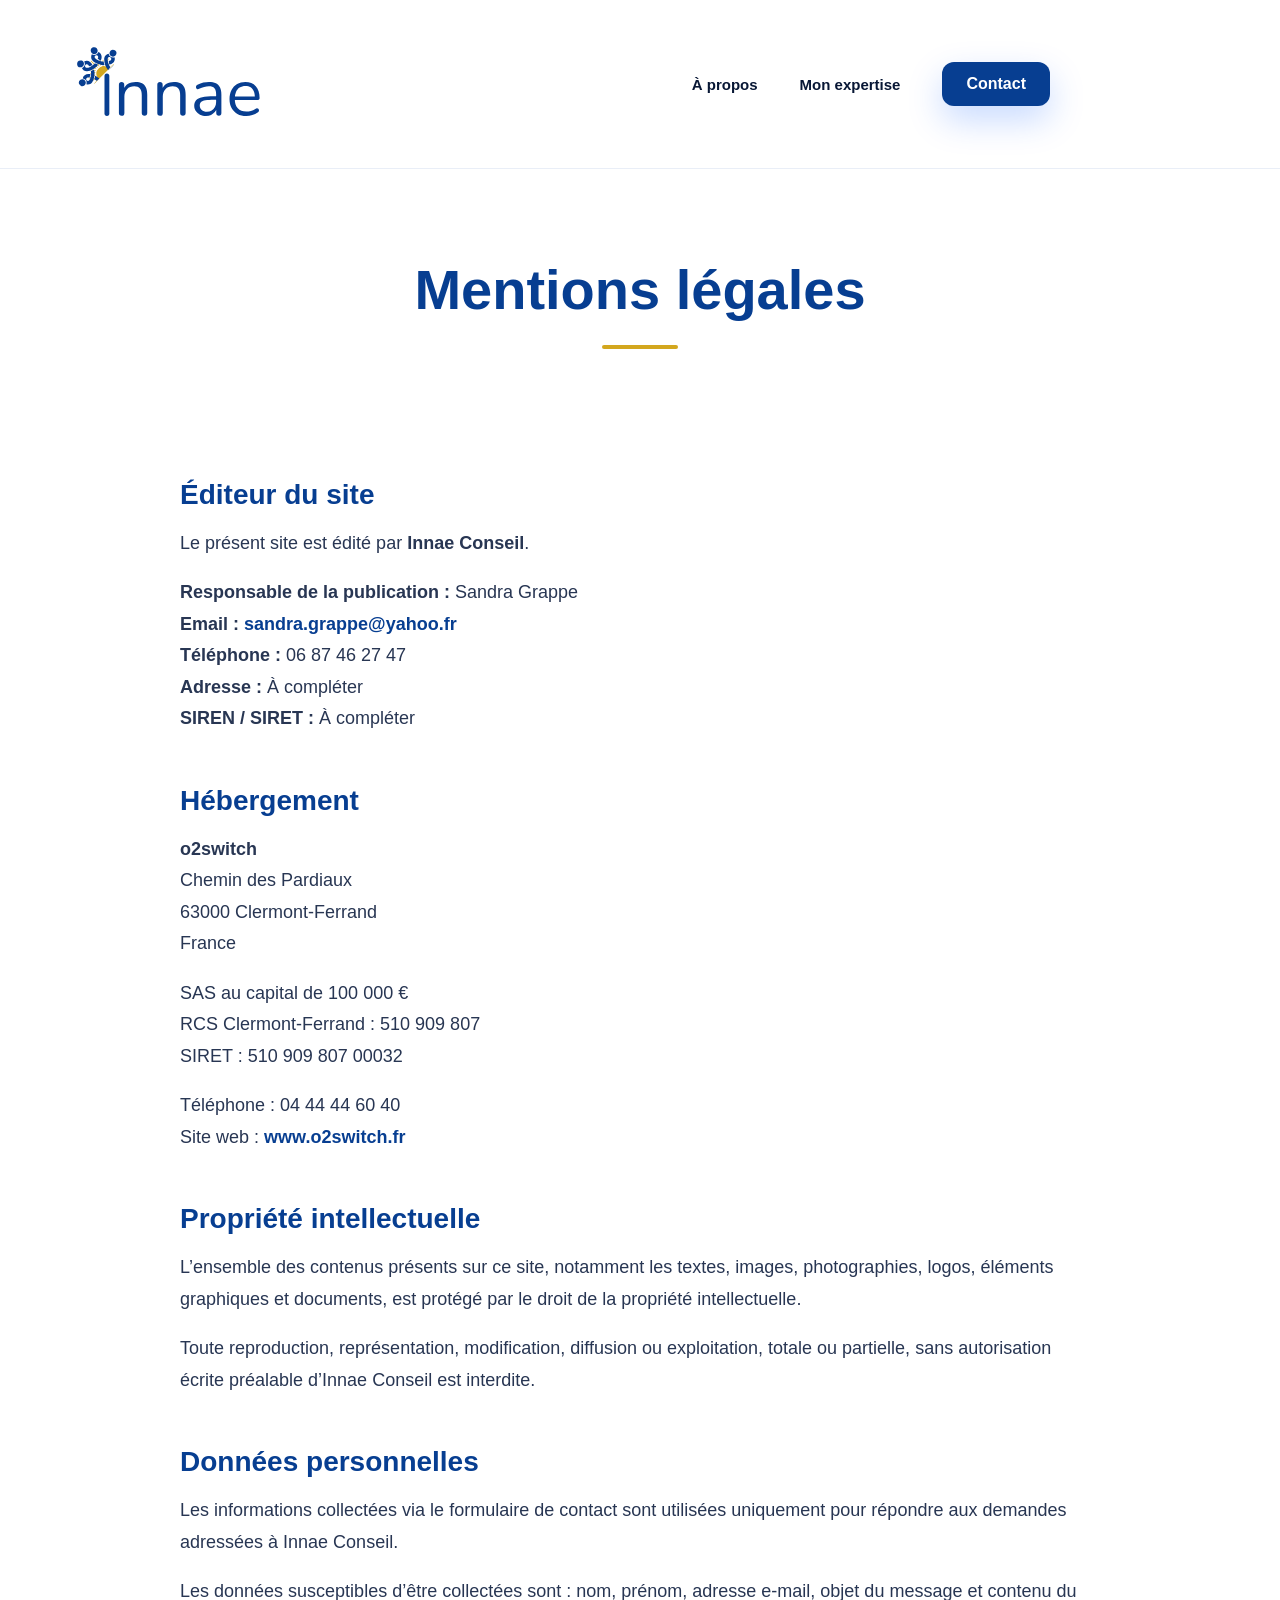
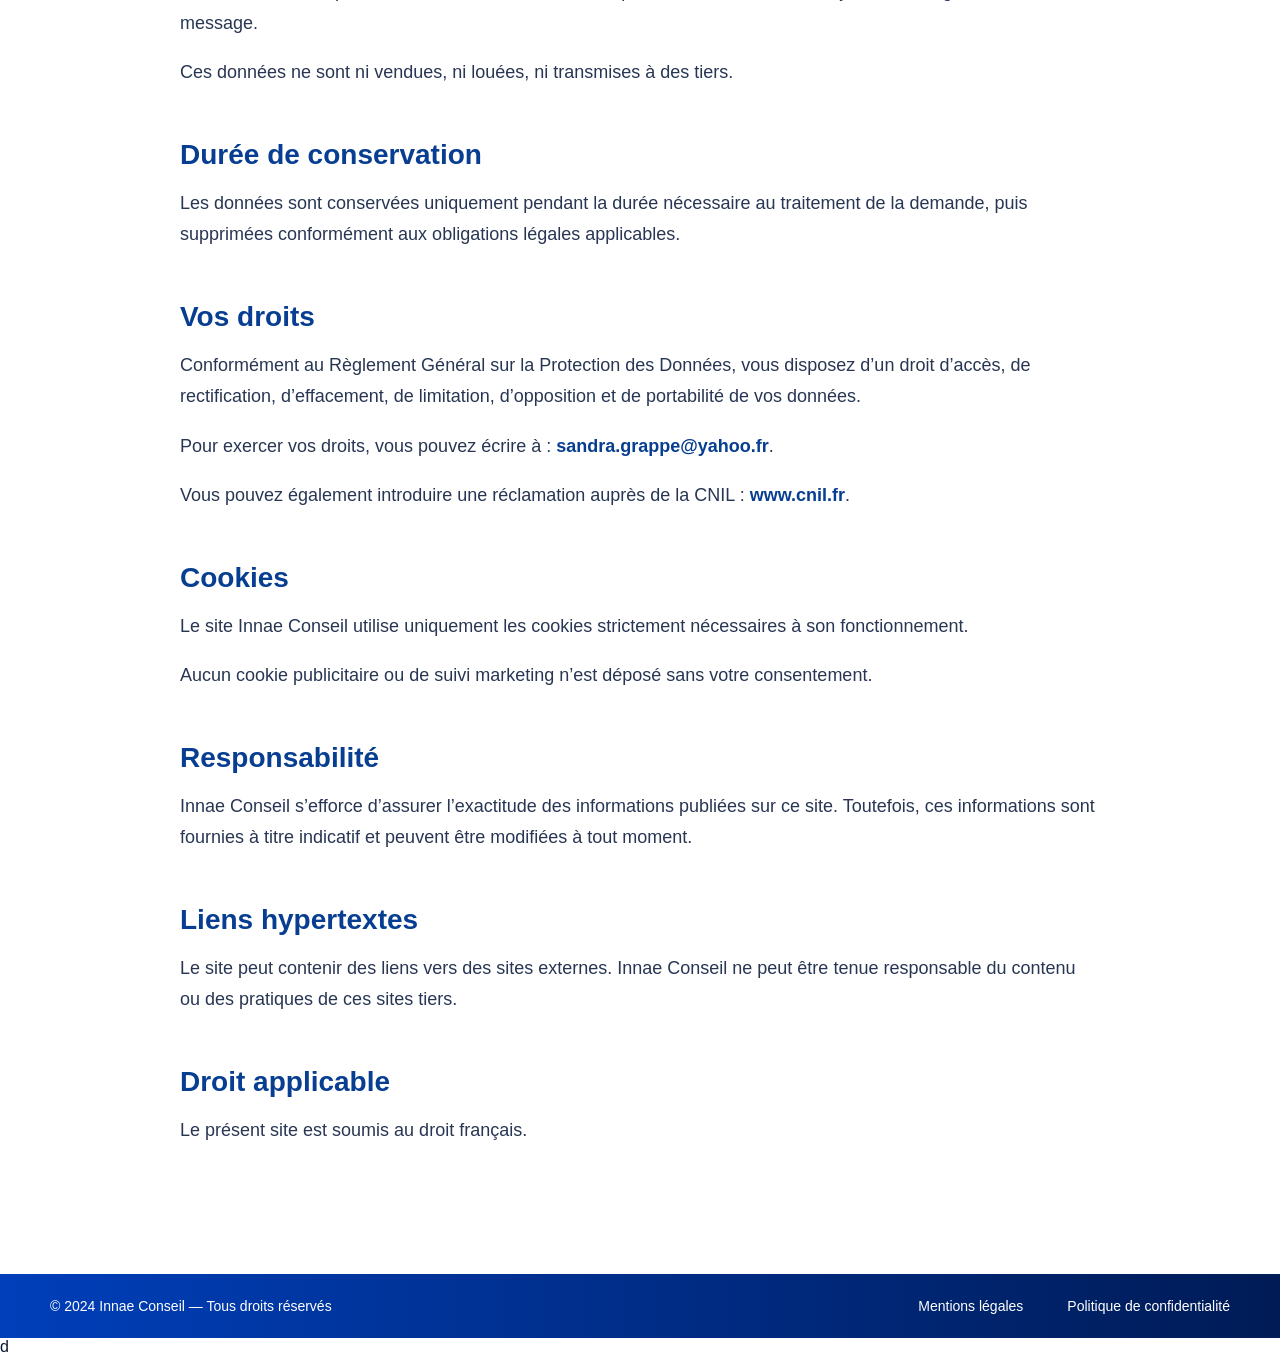
<file: mentions-legales.html>
<!doctype html>
<html lang="fr">
<head>
  <meta charset="utf-8" />
  <meta name="viewport" content="width=device-width, initial-scale=1" />
  <title>Mentions légales — Innae Conseil</title>
  <link rel="stylesheet" href="styles.css" />
</head>

<body>

<header class="site-header">
  <div class="nav-container">
    <a class="brand" href="index.html" aria-label="Accueil">
      <img class="logo" src="images/logo_Innae_bleu_text.svg" alt="Logo Innae Conseil">
    </a>

    <nav class="nav" aria-label="Navigation principale">
      <a class="nav-link" href="index.html#a-propos">À propos</a>
      <a class="nav-link" href="index.html#expertise">Mon expertise</a>
      <a class="nav-cta" href="index.html#contact">Contact</a>
    </nav>
  </div>
</header>

<main class="legal-page">

  <section class="legal-hero">
    <div class="container">
      <h1>Mentions légales</h1>
      <div class="title-line"></div>
    </div>
  </section>

  <section class="legal-content">
    <div class="container legal-container">

      <h2>Éditeur du site</h2>
      <p>
        Le présent site est édité par <strong>Innae Conseil</strong>.
      </p>

      <p>
        <strong>Responsable de la publication :</strong> Sandra Grappe<br>
        <strong>Email :</strong> <a href="mailto:sandra.grappe@yahoo.fr">sandra.grappe@yahoo.fr</a><br>
        <strong>Téléphone :</strong> 06 87 46 27 47<br>
        <strong>Adresse :</strong> À compléter<br>
        <strong>SIREN / SIRET :</strong> À compléter
      </p>

      <h2>Hébergement</h2>

      <p>
      <strong>o2switch</strong><br>
      Chemin des Pardiaux<br>
      63000 Clermont-Ferrand<br>
      France
      </p>

<p>
    SAS au capital de 100 000 €<br>
    RCS Clermont-Ferrand : 510 909 807<br>
    SIRET : 510 909 807 00032
</p>

<p>
    Téléphone : 04 44 44 60 40<br>
    Site web :
    <a href="https://www.o2switch.fr" target="_blank" rel="noopener noreferrer">
        www.o2switch.fr
    </a>
</p>

      <h2>Propriété intellectuelle</h2>
      <p>
        L’ensemble des contenus présents sur ce site, notamment les textes, images,
        photographies, logos, éléments graphiques et documents, est protégé par le droit
        de la propriété intellectuelle.
      </p>

      <p>
        Toute reproduction, représentation, modification, diffusion ou exploitation,
        totale ou partielle, sans autorisation écrite préalable d’Innae Conseil est interdite.
      </p>

      <h2>Données personnelles</h2>
      <p>
        Les informations collectées via le formulaire de contact sont utilisées uniquement
        pour répondre aux demandes adressées à Innae Conseil.
      </p>

      <p>
        Les données susceptibles d’être collectées sont : nom, prénom, adresse e-mail,
        objet du message et contenu du message.
      </p>

      <p>
        Ces données ne sont ni vendues, ni louées, ni transmises à des tiers.
      </p>

      <h2>Durée de conservation</h2>
      <p>
        Les données sont conservées uniquement pendant la durée nécessaire au traitement
        de la demande, puis supprimées conformément aux obligations légales applicables.
      </p>

      <h2>Vos droits</h2>
      <p>
        Conformément au Règlement Général sur la Protection des Données, vous disposez
        d’un droit d’accès, de rectification, d’effacement, de limitation, d’opposition
        et de portabilité de vos données.
      </p>

      <p>
        Pour exercer vos droits, vous pouvez écrire à :
        <a href="mailto:sandra.grappe@yahoo.fr">sandra.grappe@yahoo.fr</a>.
      </p>

      <p>
        Vous pouvez également introduire une réclamation auprès de la CNIL :
        <a href="https://www.cnil.fr" target="_blank" rel="noopener noreferrer">www.cnil.fr</a>.
      </p>

      <h2>Cookies</h2>
      <p>
        Le site Innae Conseil utilise uniquement les cookies strictement nécessaires
        à son fonctionnement.
      </p>

      <p>
        Aucun cookie publicitaire ou de suivi marketing n’est déposé sans votre consentement.
      </p>

      <h2>Responsabilité</h2>
      <p>
        Innae Conseil s’efforce d’assurer l’exactitude des informations publiées sur ce site.
        Toutefois, ces informations sont fournies à titre indicatif et peuvent être modifiées
        à tout moment.
      </p>

      <h2>Liens hypertextes</h2>
      <p>
        Le site peut contenir des liens vers des sites externes. Innae Conseil ne peut être
        tenue responsable du contenu ou des pratiques de ces sites tiers.
      </p>

      <h2>Droit applicable</h2>
      <p>
        Le présent site est soumis au droit français.
      </p>

    </div>
  </section>

</main>

<footer class="footer">
  <div class="container footer-grid">
    <p>© 2024 Innae Conseil — Tous droits réservés</p>

    <nav class="footer-nav" aria-label="Liens footer">
      <a href="mentions-legales.html">Mentions légales</a>
      <a href="politique-confidentialite.html">Politique de confidentialité</a>
    </nav>
  </div>
</footer>

</body>
</html>d
</file>
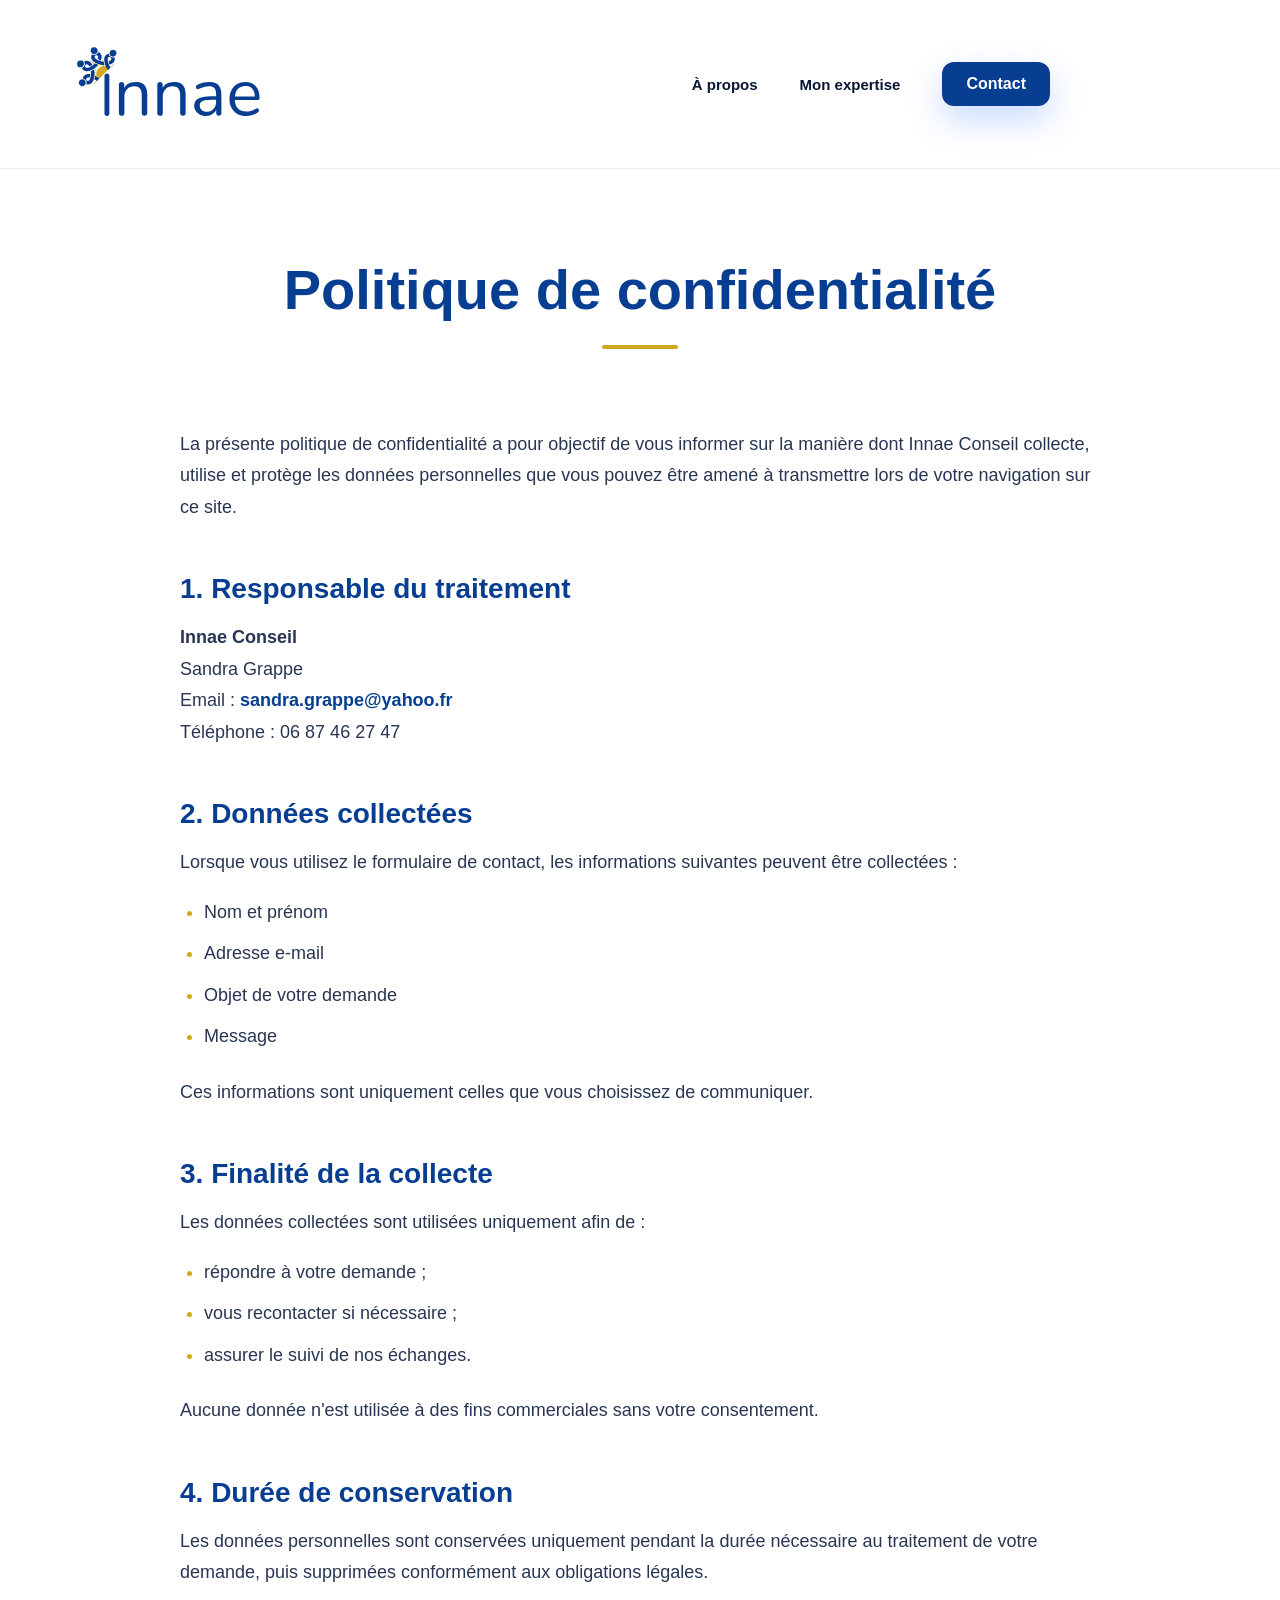
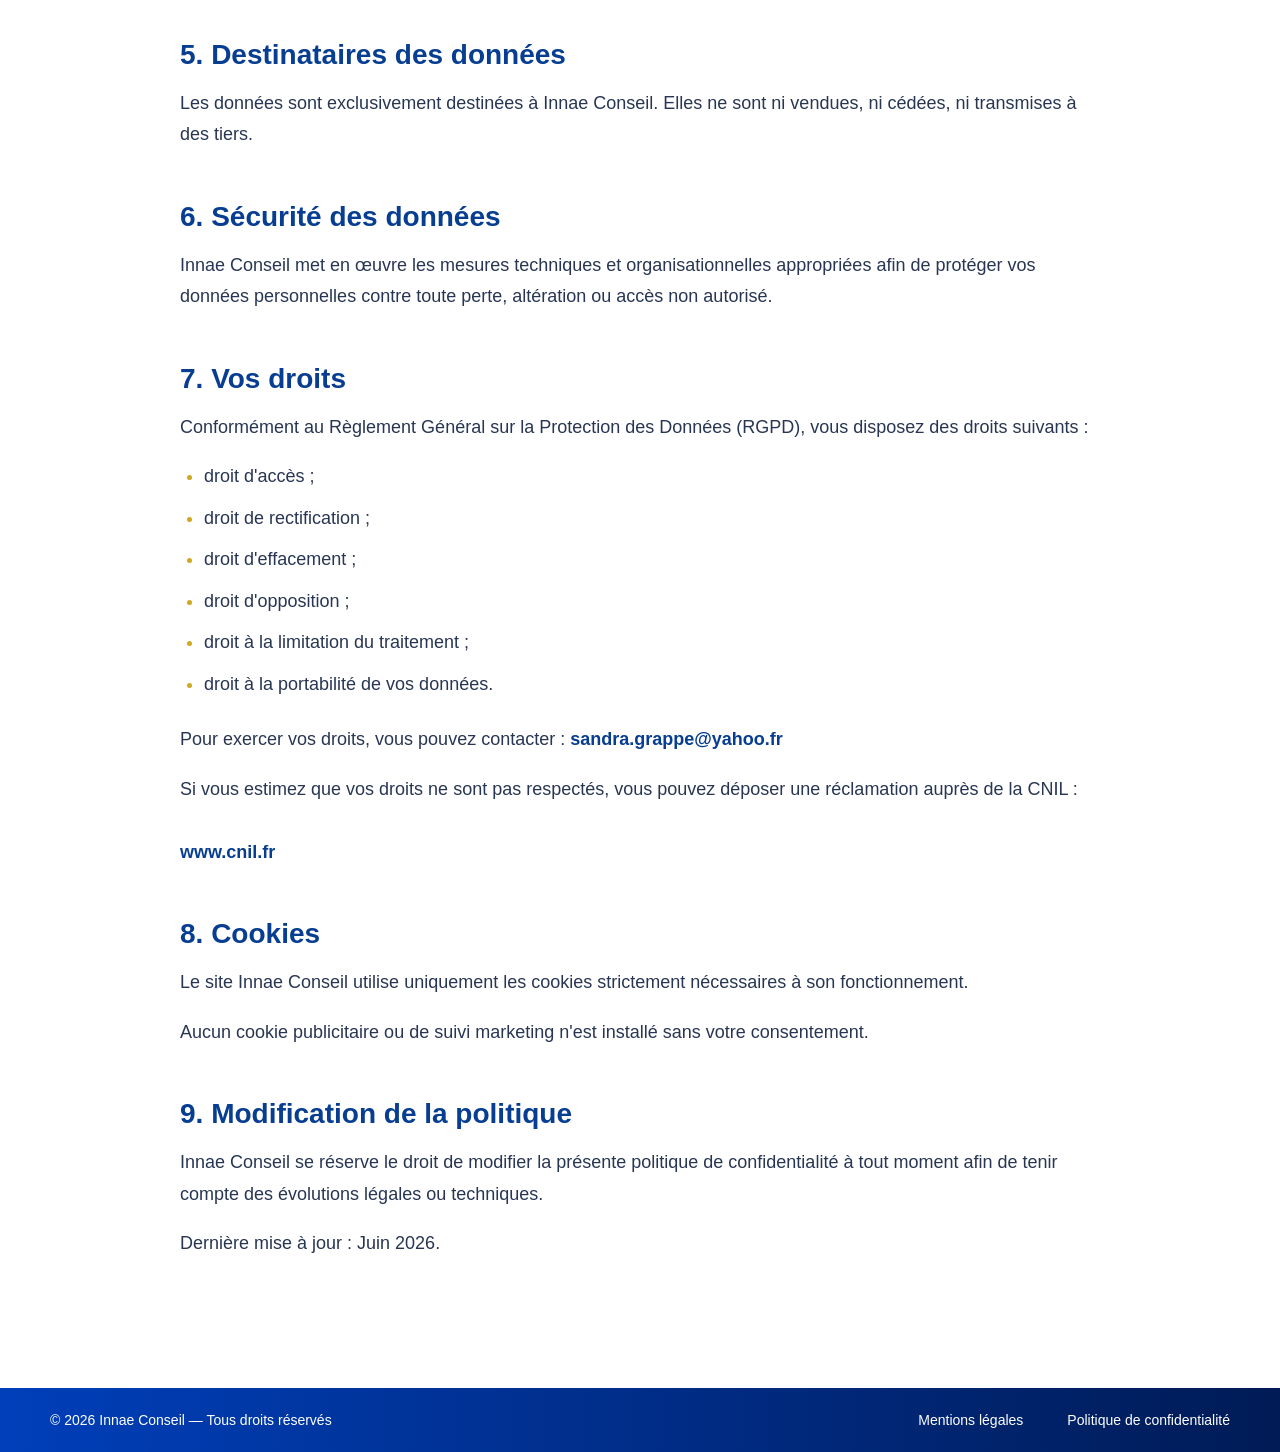
<file: politique-confidentialite.html>
<!doctype html>
<html lang="fr">

<head>
    <meta charset="utf-8">
    <meta name="viewport" content="width=device-width, initial-scale=1">
    <title>Politique de confidentialité | Innae Conseil</title>

    <link rel="stylesheet" href="styles.css">
</head>

<body>

    <!-- HEADER -->
    <header class="site-header">

        <div class="nav-container">

            <a class="brand" href="index.html">
                <img class="logo" src="images/logo_Innae_bleu_text.svg" alt="Logo Innae Conseil">
            </a>

            <nav class="nav">

                <a class="nav-link" href="index.html#a-propos">À propos</a>
                <a class="nav-link" href="index.html#expertise">Mon expertise</a>
                <a class="nav-cta" href="index.html#contact">Contact</a>

            </nav>

        </div>

    </header>


    <main class="legal-page">

        <section class="legal-hero">

            <div class="container">

                <h1>Politique de confidentialité</h1>

                <div class="title-line"></div>

            </div>

        </section>


        <section class="legal-content">

            <div class="container legal-container">

                <p>
                    La présente politique de confidentialité a pour objectif de vous informer sur la manière
                    dont Innae Conseil collecte, utilise et protège les données personnelles que vous pouvez
                    être amené à transmettre lors de votre navigation sur ce site.
                </p>

                <h2>1. Responsable du traitement</h2>

                <p>

                    <strong>Innae Conseil</strong><br>

                    Sandra Grappe<br>

                    Email :
                    <a href="mailto:sandra.grappe@yahoo.fr">
                        sandra.grappe@yahoo.fr
                    </a><br>

                    Téléphone : 06 87 46 27 47

                </p>

                <h2>2. Données collectées</h2>

                <p>

                    Lorsque vous utilisez le formulaire de contact, les informations suivantes peuvent être
                    collectées :

                </p>

                <ul>

                    <li>Nom et prénom</li>

                    <li>Adresse e-mail</li>

                    <li>Objet de votre demande</li>

                    <li>Message</li>

                </ul>

                <p>

                    Ces informations sont uniquement celles que vous choisissez de communiquer.

                </p>

                <h2>3. Finalité de la collecte</h2>

                <p>

                    Les données collectées sont utilisées uniquement afin de :

                </p>

                <ul>

                    <li>répondre à votre demande ;</li>

                    <li>vous recontacter si nécessaire ;</li>

                    <li>assurer le suivi de nos échanges.</li>

                </ul>

                <p>

                    Aucune donnée n'est utilisée à des fins commerciales sans votre consentement.

                </p>

                <h2>4. Durée de conservation</h2>

                <p>

                    Les données personnelles sont conservées uniquement pendant la durée nécessaire au traitement
                    de votre demande, puis supprimées conformément aux obligations légales.

                </p>

                <h2>5. Destinataires des données</h2>

                <p>

                    Les données sont exclusivement destinées à Innae Conseil.

                    Elles ne sont ni vendues, ni cédées, ni transmises à des tiers.

                </p>

                <h2>6. Sécurité des données</h2>

                <p>

                    Innae Conseil met en œuvre les mesures techniques et organisationnelles appropriées afin de
                    protéger vos données personnelles contre toute perte, altération ou accès non autorisé.

                </p>

                <h2>7. Vos droits</h2>

                <p>

                    Conformément au Règlement Général sur la Protection des Données (RGPD), vous disposez des droits suivants :

                </p>

                <ul>

                    <li>droit d'accès ;</li>

                    <li>droit de rectification ;</li>

                    <li>droit d'effacement ;</li>

                    <li>droit d'opposition ;</li>

                    <li>droit à la limitation du traitement ;</li>

                    <li>droit à la portabilité de vos données.</li>

                </ul>

                <p>

                    Pour exercer vos droits, vous pouvez contacter :

                    <a href="mailto:sandra.grappe@yahoo.fr">

                        sandra.grappe@yahoo.fr

                    </a>

                </p>

                <p>

                    Si vous estimez que vos droits ne sont pas respectés, vous pouvez déposer une réclamation auprès de la
                    CNIL :

                    <br><br>

                    <a href="https://www.cnil.fr" target="_blank">

                        www.cnil.fr

                    </a>

                </p>

                <h2>8. Cookies</h2>

                <p>

                    Le site Innae Conseil utilise uniquement les cookies strictement nécessaires à son fonctionnement.

                </p>

                <p>

                    Aucun cookie publicitaire ou de suivi marketing n'est installé sans votre consentement.

                </p>

                <h2>9. Modification de la politique</h2>

                <p>

                    Innae Conseil se réserve le droit de modifier la présente politique de confidentialité à tout moment
                    afin de tenir compte des évolutions légales ou techniques.

                </p>

                <p>

                    Dernière mise à jour : Juin 2026.

                </p>

            </div>

        </section>

    </main>


    <!-- FOOTER -->

    <footer class="footer">

        <div class="container footer-grid">

            <p>© 2026 Innae Conseil — Tous droits réservés</p>

            <nav class="footer-nav">

                <a href="mentions-legales.html">
                    Mentions légales
                </a>

                <a href="politique-confidentialite.html">
                    Politique de confidentialité
                </a>

            </nav>

        </div>

    </footer>

</body>

</html>
</file>
<file: styles.css>
:root{
  --blue:#073E91;
  --blue-dark:#073E91;
  --gold:#d3a71e;
  --text:#081735;
  --muted:#5d6678;
  --line:#e9eef7;
  --shadow:0 18px 45px rgba(8,23,53,.08);
  --max:1180px;
}

*{
  box-sizing:border-box;
}

html{
  scroll-behavior:smooth;
}

body{
  margin:0;
  font-family:Arial, Helvetica, sans-serif;
  color:var(--text);
  background:#ffffff;
}

body,
main,
.hero,
.section,
.site-header{
  background:#ffffff;
}

img{
  max-width:100%;
  display:block;
}

.container{
  width:min(var(--max), calc(100% - 64px));
  margin:0 auto;
}

.accent{
  color:var(--blue);
}

/* NAVBAR */
.site-header{
  position:sticky;
  top:0;
  z-index:50;
  border-bottom:1px solid var(--line);
  background:#fff;
}

.nav-container{
  width:min(var(--max), calc(100% - 64px));
  height: 168px; /* un peu plus haut pour respirer */
  margin:0 auto;
  display:flex;
  align-items:center;
  justify-content:space-between;
}

.brand{
  display:flex;
  align-items:center;
  height:100%;
}

.logo{
  width:260px;       /* logo légèrement plus grand */
  height:auto;
  display:block;

  transform:translateY(12px); /* descend légèrement le logo */
}

.nav{
    display:flex;
    align-items:center;
    gap:42px;

    margin-right:180px;   /* décale tout le menu vers la gauche */
}

.nav-link{
  text-decoration:none;
  color:var(--text);
  font-weight:700;
  font-size:15px;
}

.nav-link:hover{
  color:var(--blue);
}

.nav-cta{
  text-decoration:none;
  background:var(--blue);
  color:#fff;
  padding:13px 24px;
  border-radius:12px;
  font-weight:800;
  box-shadow:0 14px 35px rgba(0,87,255,.22);
}

.nav-burger,
.nav-drawer{
  display:none;
}

/* HERO */
.hero{
  background:#fff;
  padding:50px 0 20px;
  padding-bottom: 20px; /* Augmentation de l'espace en bas du hero */
}

.hero-grid{
  display:grid;
  grid-template-columns:46% 54%;
  align-items:center;
  gap:24px;
  min-height:560px;
}

.hero-left{
  display:flex;
  flex-direction:column;
  align-items:flex-start;
  width:100%;
  max-width:620px;
}

.hero-title{
    max-width:530PX;
    margin:0 0 26px;
    font-size:clamp(38px, 3.4vw, 48px);
    line-height:1.08;
    letter-spacing:-1px;
    font-weight:500px;
    color:var(--text);
}


.hero-title .accent{
  color:var(--blue);
  white-space:nowrap;
}

.hero-subtitle{
    max-width:530px;
    font-size:22px;
    line-height:1.45;
    margin:0 0 42px;
}
.hero-proof{
  display:flex;
  align-items:flex-start;
  gap:55px;
  margin:0 0 38px;
  margin-bottom: 40px;
}

.proof-item{
  position:relative;
  width:150px;
  min-width:125px;
  display:flex;
  flex-direction:column;
  align-items:center;
  text-align:center;
}

.proof-item:not(:last-child)::after{
  content:"";
  position:absolute;
  right:-21px;
  top:8px;
  width:1px;
  height:58px;
  background:#d9e2f2;
}

.proof-icon{
  width:50px;
  height:50px;
  object-fit:contain;
  margin-bottom:6px; /* au lieu de 12px, 14px ou plus */
}

.proof-item strong{
  margin-top:8px;
  font-size:22px;
  font-weight:900;
}

.proof-item small{
  margin-top:2px;
  font-size:16px;
}

.btn-primary{
  display:inline-flex;
  align-items:center;
  justify-content:center;
  margin-left: 42px;
  padding:20px 42px;
  border-radius:14px;
  background:var(--blue-dark);
  color:#fff;
  text-decoration:none;
  font-size:16px;
  font-weight:800;
  box-shadow:0 18px 35px rgba(0,87,255,.18);
}

.hero-right{
  display:flex;
  justify-content:flex-end;
  align-items:flex-start;
}

.hero-visual{
  width:125%;
  max-width:960px;
  margin-left:-20px;
  margin-top:-80px;
}

.hero-visual img{
  width:100%;
  height:auto;
  display:block;
}
/*=========================
        A PROPOS
==========================*/

.about{
    padding:60px 0 100px;
    background:#fff;
}

.about-grid{
    display:grid;
    grid-template-columns:1fr 1fr;
    gap:80px;
    align-items:center;
}

.about-photo{
    display:flex;
    justify-content:center;
    align-items:center;
}

.about-photo img{
    width:100%;
    max-width:550px;   /* augmente ou diminue selon le rendu souhaité */
    height:auto;
    display:block;
    border-radius:24px;
    box-shadow:0 20px 50px rgba(0,0,0,.08);
}

.about-content{
    width:100%;
}

.about-intro{
    font-size:22px;
    line-height:1.8;
    color:var(--text);
}

.about-intro strong{
    color:var(--blue-dark);
    font-weight:700;
}
/* Bloc des informations */

.about-infos{
    display:flex;
    align-items:flex-start;
    gap:50px;
    margin-top:45px;
}

.about-info{
    display:flex;
    align-items:flex-start;
    gap:12px;
}

.about-info img{
    width:28px;
    height:28px;
    margin-top:2px;
    flex-shrink:0;
}

.about-info-content{
    display:flex;
    flex-direction:column;
}

.about-info-content h4{
    margin:0 0 6px;
    font-size:16px;
    font-weight:800;
    color:var(--gold);
    text-transform:uppercase;
    white-space:nowrap;      /* Zone d'intervention sur une seule ligne */
}

.about-info-content p,
.about-info-content a{
    margin:0;
    font-size:18px;
    color:var(--blue-dark);
    text-decoration:none;
    line-height:1.5;
}

.about-divider{
    width:1px;
    background:#e3e8f1;
}

/* SECTIONS */
.section{
  padding:54px 0;
}

.section-title{
  margin:0;
  font-size:36px;
  line-height:1.1;
  font-weight:900;
  text-align:center;
  color:var(--blue-dark);
}

.section-title::after,
.contact-intro h2::after,
.about-content h2::after{
  content:"";
  display:block;
  width:70px;
  height:3px;
  background:var(--gold);
  margin:12px auto 0;
}

.section-lead{
  max-width:720px;
  margin:18px auto 36px;
  text-align:center;
  color:var(--muted);
  font-size:16px;
  line-height:1.6;
}

/*======================================
            MON EXPERTISE
=======================================*/

.expertise{
    padding:80px 0 110px;
}

.section-title{
    text-align:center;
    font-size:48px;
    font-weight:900;
    color:var(--blue-dark);
    margin-bottom:70px;
}

.section-lead{
    max-width:780px;
    margin:0 auto 90px;
    text-align:center;
    font-size:20px;
    line-height:1.7;
    color:#5d6b86;
}

.expertise-grid{
    display:grid;
    grid-template-columns:repeat(3,1fr);
    gap:55px 50px;

}

.expertise-item{
  padding:28px 26px;
  border-radius:22px;
  transition:.3s ease;
}

.expertise-item:hover{
  background:#fff;
  box-shadow:0 22px 50px rgba(7,62,145,.08);
  transform:translateY(-6px);
}

.expertise-icon{
  width: 64px;
  height:64px;
  object-fit:contain;
  margin-bottom:22px;
}

.expertise-item h3{
  margin:0 0 18px;
  font-size:24px;
  line-height:1.3;
  font-weight:900;
  color:var(--blue-dark);
}


.expertise-divider{
  width:72px;
  height:2px;
  background:#dfe7f3;
  margin:22px 0;
  transition:.35s ease;
}

.expertise-item:hover .expertise-divider{
  width:120px;
  background:var(--gold);
}

.expertise-toggle{
  display:inline-flex;
  align-items:center;
  gap:8px;
  padding:0;
  background:none;
  border:none;
  color:var(--blue-dark);
  font-weight:900;
  font-size:16px;
  cursor:pointer;
  transition:.25s ease;
}

.expertise-toggle:hover{
  color:var(--gold);
  transform:translateX(6px);
}

.expertise-toggle::after{
  content:"+";
  font-size:20px;
  line-height:1;
  color:var(--gold);
}

.expertise-item.active .expertise-toggle::after{
  content:"−";
}

.expertise-list{
  display:none;
  margin:18px 0 0;
  padding-left:20px;
}

.expertise-item.active .expertise-list{
  display:block;
}

.expertise-list li{
  margin-bottom:12px;
  font-size:16px;
  line-height:1.65;
  color:#42506c;
}

.expertise-list li::marker{
  color:var(--gold);
}

/* ===========================
   À PROPOS
=========================== */

.about{
  padding:70px 0 110px;
  background:#fff;
}

.about .section-title{
  margin-bottom:70px;
}

/* Grille 50 / 50 */
.about-grid{
  display:grid;
  grid-template-columns:1fr 1fr;
  gap:80px;
  align-items:center;
}

/* Image gauche */
.about-image{
  width:100%;
  aspect-ratio:1 / 1;
  overflow:hidden;
  border-radius:32px;
  box-shadow:0 30px 70px rgba(14,31,77,.10);
}

.about-image img{
  width:100%;
  height:100%;
  display:block;
  object-fit:cover;

  /* Cadrage équilibré : même espace à gauche et à droite des bras */
  object-position:70% center;
}
/* Texte droite */
.about-content{
  max-width:660px;
}

.about-content h3{
  margin:0 0 28px;
  font-size:42px;
  line-height:1.15;
  font-weight:900;
  color:var(--blue-dark);
}

.about-content p{
  margin:0 0 48px;
  font-size:22px;
  line-height:1.8;
  color:#22304f;
}

/* Infos mail + zone */
.about-infos{
  display:flex;
  align-items:flex-start;
  gap:42px;
}

.about-info{
  display:flex;
  gap:18px;
  align-items:flex-start;
}

.about-info img{
  width:40px;
  height:40px;
  object-fit:contain;
}

.about-info span{
  display:block;
  margin-bottom:8px;
  color:var(--gold);
  font-size:16px;
  font-weight:900;
  text-transform:uppercase;
  letter-spacing:.05em;
}

.about-info a,
.about-info p{
  margin:0;
  color:var(--blue-dark);
  font-size:20px;
  line-height:1.45;
  text-decoration:none;
}

.about-separator{
  width:1px;
  height:72px;
  background:#e3e8f1;
}


/*======================================
              CONTACT
======================================*/

.contact{
    padding:90px 0 110px;
    background:#fff;
}

.contact-grid{
    display:grid;
    grid-template-columns:1fr 1.2fr;
    gap:70px;
    align-items:start;
}

.contact-info h3{
    font-size:34px;
    font-weight:900;
    color:var(--blue-dark);
    margin-bottom:28px;
}

.contact-info p{
    font-size:20px;
    line-height:1.8;
    margin-bottom:28px;
}

.contact-details{
    margin-top:40px;
}

.contact-details p{
    margin:18px 0;
    font-size:18px;
    color:var(--blue-dark);
}

.contact-form{
    display:flex;
    flex-direction:column;
    gap:18px;

    background:#fff;
    padding:34px;
    border-radius:24px;
    box-shadow:0 24px 60px rgba(7,62,145,.07);
}

.form-row{
    display:grid;
    grid-template-columns:1fr 1fr;
    gap:16px;
}

.contact-form input,
.contact-form textarea{
    width:100%;
    padding:18px 20px;
    border:1px solid #dfe7f3;
    border-radius:12px;
    font-size:16px;
    color:var(--blue-dark);
    background:#fff;
}

.contact-form textarea{
    resize:vertical;
    min-height:170px;
}

.contact-form input:focus,
.contact-form textarea:focus{
    outline:none;
    border-color:var(--blue-dark);
    box-shadow:0 0 0 4px rgba(7,62,145,.08);
}

.contact-form .btn-primary{
    align-self:flex-end;
    margin-left:0;
}
/* FOOTER */
.footer{
  background:linear-gradient(90deg, #003fba, #001b56);
  color:#fff;
  padding:24px 0;
}

.footer-grid{
  display:flex;
  align-items:center;
  justify-content:space-between;
  gap:24px;
}

.footer p{
  margin:0;
  font-size:14px;
}

.footer-nav{
  display:flex;
  gap:44px;
}

.footer-nav a{
  color:#fff;
  text-decoration:none;
  font-size:14px;
}

/* PAGE MENTIONS LÉGALES */

.legal-page{
  background:#fff;
}

.legal-hero{
  padding:90px 0 40px;
  text-align:center;
}

.legal-hero h1{
  margin:0;
  font-size:52px;
  line-height:1.1;
  font-weight:900;
  color:var(--blue-dark);
}

.legal-hero .title-line{
  width:76px;
  height:4px;
  background:var(--gold);
  margin:24px auto 0;
  border-radius:4px;
}

.legal-content{
  padding:40px 0 110px;
}

.legal-container{
  max-width:900px;
}

.legal-container h2{
  margin:46px 0 16px;
  font-size:28px;
  line-height:1.25;
  color:var(--blue-dark);
}

.legal-container p{
  margin:0 0 18px;
  font-size:18px;
  line-height:1.75;
  color:#283653;
}

.legal-container a{
  color:var(--blue-dark);
  font-weight:700;
  text-decoration:none;
}

.legal-container a:hover{
  text-decoration:underline;
}

/* =========================
   PAGE POLITIQUE CONFIDENTIALITÉ
   + PAGES LÉGALES
========================= */

.legal-page{
  background:#fff;
  color:var(--text);
}

.legal-hero{
  padding:90px 0 40px;
  text-align:center;
}

.legal-hero h1{
  margin:0;
  font-size:clamp(36px, 5vw, 56px);
  line-height:1.1;
  font-weight:900;
  color:var(--blue-dark);
}

.legal-hero .title-line{
  width:76px;
  height:4px;
  background:var(--gold);
  margin:24px auto 0;
  border-radius:4px;
}

.legal-content{
  padding:40px 0 110px;
}

.legal-container{
  max-width:920px;
}

.legal-container h2{
  margin:48px 0 16px;
  font-size:28px;
  line-height:1.25;
  font-weight:900;
  color:var(--blue-dark);
}

.legal-container p,
.legal-container li{
  font-size:18px;
  line-height:1.75;
  color:#283653;
}

.legal-container p{
  margin:0 0 18px;
}

.legal-container ul{
  margin:0 0 24px;
  padding-left:24px;
}

.legal-container li{
  margin-bottom:10px;
}

.legal-container li::marker{
  color:var(--gold);
}

.legal-container a{
  color:var(--blue-dark);
  font-weight:800;
  text-decoration:none;
}

.legal-container a:hover{
  color:var(--blue);
  text-decoration:underline;
}

/* Case RGPD formulaire contact */

.checkbox-rgpd{
  width:100%;
  max-width:100%;
  display:flex;
  align-items:flex-start;
  justify-content:flex-start;
  gap:10px;

  margin:18px 0 26px;
  padding:0;

  font-size:14px;
  line-height:1.45;
  color:#42506c;
  text-align:left;
}

.checkbox-rgpd input{
  width:16px;
  height:16px;
  margin:3px 0 0;
  flex:0 0 auto;
}

.checkbox-rgpd span{
  display:block;
  flex:1;
  max-width:620px;
}

.checkbox-rgpd a{
  color:var(--blue-dark);
  font-weight:800;
  text-decoration:none;
}
/* Responsive */
@media (max-width:900px){
  .about-grid{
    grid-template-columns:1fr;
    gap:50px;
  }

  .about-content{
    max-width:100%;
  }

  .about-infos{
    flex-direction:column;
    gap:28px;
  }

  .about-separator{
    display:none;
  }
}

/* RESPONSIVE */
@media (max-width:1100px){
  .hero-grid{
    grid-template-columns:1fr;
    padding:60px 0;
  }

  .hero-right{
    justify-content:center;
  }

  .expertise-grid{
    grid-template-columns:repeat(2, 1fr);
  }

  .about-panel,
  .contact-panel{
    grid-template-columns:1fr;
  }
}

@media (max-width:760px){
  .container,
  .nav-container{
    width:min(100% - 32px, var(--max));
  }

  .nav{
    display:none;
  }

  .nav-burger{
    display:block;
    background:none;
    border:0;
  }

  .nav-burger span{
    display:block;
    width:26px;
    height:2px;
    background:var(--text);
    margin:6px 0;
  }

  .hero-title{
    font-size:42px;
  }

  .hero-subtitle{
    font-size:18px;
  }

  .hero-proof{
    flex-direction:column;
    align-items:flex-start;
    gap:18px;
  }

  .proof-item{
    align-items:flex-start;
    text-align:left;
  }

  .proof-item:not(:last-child)::after{
    display:none;
  }

  .hero-visual{
    width:100%;
  }

  .expertise-grid{
    grid-template-columns:1fr;
  }

  .form-row{
    grid-template-columns:1fr;
  }

  .about-panel,
  .contact-panel{
    padding:26px;
  }

  .about-infos{
    flex-direction:column;
    gap:20px;
  }

  .footer-grid{
    flex-direction:column;
    text-align:center;
  }

  .footer-nav{
    flex-direction:column;
    gap:12px;
  }
}
</file>
